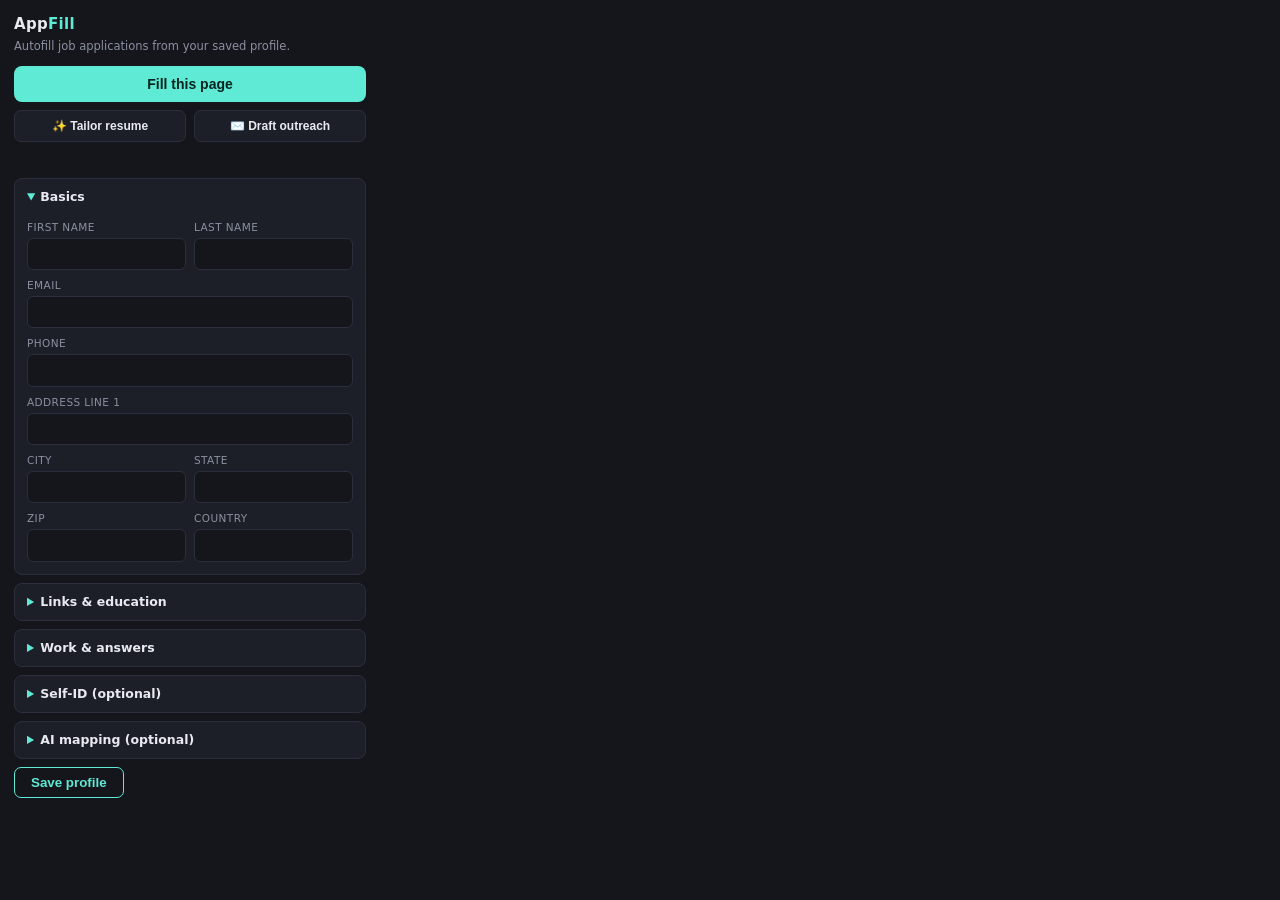
<file: popup.html>
<!DOCTYPE html>
<html>
<head>
<meta charset="utf-8">
<style>
  :root {
    --bg: #14161c;
    --panel: #1c1f28;
    --line: #2b2f3d;
    --text: #e8eaf0;
    --muted: #8b90a1;
    --accent: #5eead4;
    --accent-dim: #134e4a;
  }
  * { box-sizing: border-box; margin: 0; }
  body {
    width: 380px;
    background: var(--bg);
    color: var(--text);
    font: 13px/1.45 "Segoe UI", system-ui, sans-serif;
    padding: 14px;
  }
  h1 {
    font-size: 15px;
    font-weight: 600;
    letter-spacing: 0.02em;
    margin-bottom: 2px;
  }
  h1 span { color: var(--accent); }
  .sub { color: var(--muted); font-size: 11.5px; margin-bottom: 12px; }

  .fill-btn {
    width: 100%;
    padding: 10px;
    border: none;
    border-radius: 8px;
    background: var(--accent);
    color: #06251f;
    font-size: 14px;
    font-weight: 700;
    cursor: pointer;
    margin-bottom: 8px;
  }
  .fill-btn:hover { filter: brightness(1.08); }
  .fill-btn:disabled { opacity: 0.5; cursor: wait; }

  .action-row {
    display: flex;
    gap: 8px;
    margin-bottom: 8px;
  }
  .secondary-btn {
    flex: 1;
    padding: 8px;
    border: 1px solid var(--line);
    border-radius: 7px;
    background: var(--panel);
    color: var(--text);
    font-size: 12px;
    font-weight: 600;
    cursor: pointer;
  }
  .secondary-btn:hover { border-color: var(--accent); }
  .secondary-btn:disabled { opacity: 0.5; cursor: wait; }

  .result-panel {
    background: var(--panel);
    border: 1px solid var(--accent);
    border-radius: 8px;
    margin-bottom: 10px;
    overflow: hidden;
  }
  .result-header {
    display: flex;
    justify-content: space-between;
    align-items: center;
    padding: 7px 10px;
    background: var(--accent-dim);
    font-size: 11.5px;
    font-weight: 700;
  }
  .mini-btn {
    background: transparent;
    border: 1px solid var(--accent);
    color: var(--accent);
    border-radius: 5px;
    padding: 3px 8px;
    font-size: 10.5px;
    cursor: pointer;
    margin-left: 4px;
  }
  #resultText {
    width: 100%;
    height: 220px;
    border: none;
    border-radius: 0;
    resize: vertical;
    font-family: ui-monospace, monospace;
    font-size: 11.5px;
  }

  #status {
    min-height: 18px;
    font-size: 11.5px;
    color: var(--muted);
    margin-bottom: 10px;
  }
  #status.ok { color: var(--accent); }
  #status.warn { color: #fbbf24; }

  details {
    background: var(--panel);
    border: 1px solid var(--line);
    border-radius: 8px;
    margin-bottom: 8px;
    overflow: hidden;
  }
  summary {
    padding: 9px 12px;
    cursor: pointer;
    font-weight: 600;
    font-size: 12.5px;
    user-select: none;
  }
  summary::marker { color: var(--accent); }
  .grid {
    display: grid;
    grid-template-columns: 1fr 1fr;
    gap: 8px;
    padding: 4px 12px 12px;
  }
  .grid .full { grid-column: 1 / -1; }
  label { display: block; }
  label .lbl {
    display: block;
    font-size: 10.5px;
    color: var(--muted);
    margin-bottom: 3px;
    text-transform: uppercase;
    letter-spacing: 0.04em;
  }
  input, textarea, select {
    width: 100%;
    padding: 6px 8px;
    background: var(--bg);
    border: 1px solid var(--line);
    border-radius: 6px;
    color: var(--text);
    font: inherit;
    font-size: 12.5px;
  }
  input:focus, textarea:focus, select:focus {
    outline: none;
    border-color: var(--accent);
  }
  textarea { resize: vertical; min-height: 60px; }

  .save-row {
    display: flex;
    gap: 8px;
    align-items: center;
    margin-top: 4px;
  }
  .save-btn {
    padding: 7px 16px;
    border: 1px solid var(--accent);
    background: transparent;
    color: var(--accent);
    border-radius: 7px;
    font-weight: 600;
    cursor: pointer;
  }
  .save-btn:hover { background: var(--accent-dim); }
  #saveMsg { font-size: 11px; color: var(--accent); opacity: 0; transition: opacity .3s; }
  .hint { font-size: 10.5px; color: var(--muted); padding: 0 12px 10px; }
  #resultHint { padding: 8px 10px; margin: 0; white-space: pre-wrap; }
</style>
</head>
<body>
  <h1>App<span>Fill</span></h1>
  <div class="sub">Autofill job applications from your saved profile.</div>

  <button id="fillBtn" class="fill-btn">Fill this page</button>
  <div class="action-row">
    <button id="tailorBtn" class="secondary-btn">✨ Tailor resume</button>
    <button id="outreachBtn" class="secondary-btn">✉️ Draft outreach</button>
  </div>
  <div id="status"></div>

  <div id="resultPanel" class="result-panel" style="display:none;">
    <div class="result-header">
      <span id="resultTitle">Result</span>
      <div>
        <button id="downloadBtn" class="mini-btn">Download</button>
        <button id="copyBtn" class="mini-btn">Copy</button>
        <button id="closeResultBtn" class="mini-btn">✕</button>
      </div>
    </div>
    <textarea id="resultText" readonly></textarea>
    <div id="resultHint" class="hint" style="display:none;"></div>
  </div>

  <details open>
    <summary>Basics</summary>
    <div class="grid">
      <label><span class="lbl">First name</span><input data-k="firstName"></label>
      <label><span class="lbl">Last name</span><input data-k="lastName"></label>
      <label class="full"><span class="lbl">Email</span><input data-k="email" type="email"></label>
      <label class="full"><span class="lbl">Phone</span><input data-k="phone"></label>
      <label class="full"><span class="lbl">Address line 1</span><input data-k="address1"></label>
      <label><span class="lbl">City</span><input data-k="city"></label>
      <label><span class="lbl">State</span><input data-k="state"></label>
      <label><span class="lbl">ZIP</span><input data-k="zip"></label>
      <label><span class="lbl">Country</span><input data-k="country"></label>
    </div>
  </details>

  <details>
    <summary>Links & education</summary>
    <div class="grid">
      <label class="full"><span class="lbl">LinkedIn</span><input data-k="linkedin"></label>
      <label class="full"><span class="lbl">GitHub</span><input data-k="github"></label>
      <label class="full"><span class="lbl">Portfolio / website</span><input data-k="portfolio"></label>
      <label class="full"><span class="lbl">School</span><input data-k="school"></label>
      <label><span class="lbl">Degree</span><input data-k="degree"></label>
      <label><span class="lbl">Major</span><input data-k="major"></label>
      <label><span class="lbl">GPA</span><input data-k="gpa"></label>
      <label><span class="lbl">Grad date</span><input data-k="gradDate" placeholder="May 2027"></label>
      <label class="full"><span class="lbl">Minor</span><input data-k="minor"></label>
    </div>
  </details>

  <details>
    <summary>Work & answers</summary>
    <div class="grid">
      <label class="full"><span class="lbl">Current company</span><input data-k="currentCompany"></label>
      <label class="full"><span class="lbl">Current title</span><input data-k="currentTitle"></label>
      <label><span class="lbl">Work authorized? (Yes/No)</span><input data-k="workAuth"></label>
      <label><span class="lbl">Need sponsorship? (Yes/No)</span><input data-k="sponsorship"></label>
      <label class="full"><span class="lbl">Salary expectation</span><input data-k="salary"></label>
      <label class="full"><span class="lbl">How did you hear about us</span><input data-k="referral"></label>
      <label class="full"><span class="lbl">Your resume — plain text OR full LaTeX (.tex) source, paste as-is</span><textarea data-k="resumeText" style="min-height:90px;"></textarea></label>
      <label class="full"><span class="lbl">Projects (for "describe a project" fields)</span><textarea data-k="projects"></textarea></label>
      <label class="full"><span class="lbl">Default cover letter / “why us” answer</span><textarea data-k="coverLetter"></textarea></label>
    </div>
  </details>

  <details>
    <summary>Self-ID (optional)</summary>
    <div class="grid">
      <label><span class="lbl">Gender</span><input data-k="gender"></label>
      <label><span class="lbl">Pronouns</span><input data-k="pronouns"></label>
      <label class="full"><span class="lbl">Race / ethnicity</span><input data-k="race"></label>
      <label><span class="lbl">Veteran status</span><input data-k="veteran"></label>
      <label><span class="lbl">Disability status</span><input data-k="disability"></label>
    </div>
    <div class="hint">Leave blank to skip these fields entirely.</div>
  </details>

  <details>
    <summary>AI mapping (optional)</summary>
    <div class="grid">
      <label class="full"><span class="lbl">Anthropic API key</span><input data-k="apiKey" type="password" placeholder="sk-ant-..."></label>
    </div>
    <div class="hint">Stored locally in Chrome. When set, fields the built-in matcher can't identify get mapped by Claude Haiku (a fraction of a cent per page). Without it, AppFill still fills all standard fields.</div>
  </details>

  <div class="save-row">
    <button id="saveBtn" class="save-btn">Save profile</button>
    <span id="saveMsg">Saved ✓</span>
  </div>

  <script src="popup.js"></script>
</body>
</html>
</file>
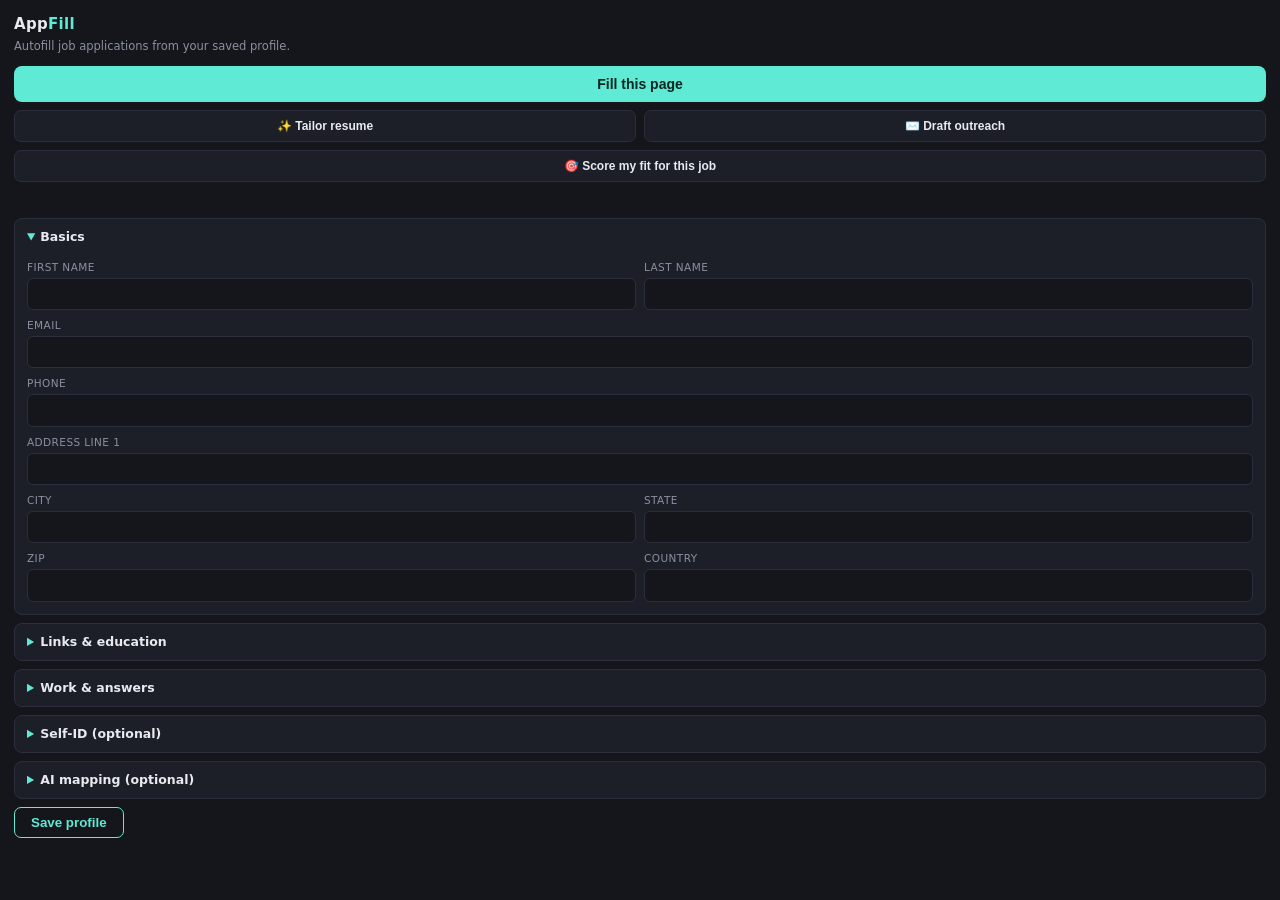
<file: sidepanel.html>
<!DOCTYPE html>
<html>
<head>
<meta charset="utf-8">
<style>
  :root {
    --bg: #14161c;
    --panel: #1c1f28;
    --line: #2b2f3d;
    --text: #e8eaf0;
    --muted: #8b90a1;
    --accent: #5eead4;
    --accent-dim: #134e4a;
  }
  * { box-sizing: border-box; margin: 0; }
  body {
    min-width: 300px;
    background: var(--bg);
    color: var(--text);
    font: 13px/1.45 "Segoe UI", system-ui, sans-serif;
    padding: 14px;
  }
  h1 {
    font-size: 15px;
    font-weight: 600;
    letter-spacing: 0.02em;
    margin-bottom: 2px;
  }
  h1 span { color: var(--accent); }
  .sub { color: var(--muted); font-size: 11.5px; margin-bottom: 12px; }

  .fill-btn {
    width: 100%;
    padding: 10px;
    border: none;
    border-radius: 8px;
    background: var(--accent);
    color: #06251f;
    font-size: 14px;
    font-weight: 700;
    cursor: pointer;
    margin-bottom: 8px;
  }
  .fill-btn:hover { filter: brightness(1.08); }
  .fill-btn:disabled { opacity: 0.5; cursor: wait; }

  .action-row {
    display: flex;
    gap: 8px;
    margin-bottom: 8px;
  }
  .secondary-btn {
    flex: 1;
    padding: 8px;
    border: 1px solid var(--line);
    border-radius: 7px;
    background: var(--panel);
    color: var(--text);
    font-size: 12px;
    font-weight: 600;
    cursor: pointer;
  }
  .secondary-btn:hover { border-color: var(--accent); }
  .secondary-btn:disabled { opacity: 0.5; cursor: wait; }

  .result-panel {
    background: var(--panel);
    border: 1px solid var(--accent);
    border-radius: 8px;
    margin-bottom: 10px;
    overflow: hidden;
  }
  .result-header {
    display: flex;
    justify-content: space-between;
    align-items: center;
    padding: 7px 10px;
    background: var(--accent-dim);
    font-size: 11.5px;
    font-weight: 700;
  }
  .mini-btn {
    background: transparent;
    border: 1px solid var(--accent);
    color: var(--accent);
    border-radius: 5px;
    padding: 3px 8px;
    font-size: 10.5px;
    cursor: pointer;
    margin-left: 4px;
  }
  #resultText {
    width: 100%;
    height: 220px;
    border: none;
    border-radius: 0;
    resize: vertical;
    font-family: ui-monospace, monospace;
    font-size: 11.5px;
  }

  #status {
    min-height: 18px;
    font-size: 11.5px;
    color: var(--muted);
    margin-bottom: 10px;
  }
  #status.ok { color: var(--accent); }
  #status.warn { color: #fbbf24; }

  details {
    background: var(--panel);
    border: 1px solid var(--line);
    border-radius: 8px;
    margin-bottom: 8px;
    overflow: hidden;
  }
  summary {
    padding: 9px 12px;
    cursor: pointer;
    font-weight: 600;
    font-size: 12.5px;
    user-select: none;
  }
  summary::marker { color: var(--accent); }
  .grid {
    display: grid;
    grid-template-columns: 1fr 1fr;
    gap: 8px;
    padding: 4px 12px 12px;
  }
  .grid .full { grid-column: 1 / -1; }
  label { display: block; }
  label .lbl {
    display: block;
    font-size: 10.5px;
    color: var(--muted);
    margin-bottom: 3px;
    text-transform: uppercase;
    letter-spacing: 0.04em;
  }
  input, textarea, select {
    width: 100%;
    padding: 6px 8px;
    background: var(--bg);
    border: 1px solid var(--line);
    border-radius: 6px;
    color: var(--text);
    font: inherit;
    font-size: 12.5px;
  }
  input:focus, textarea:focus, select:focus {
    outline: none;
    border-color: var(--accent);
  }
  textarea { resize: vertical; min-height: 60px; }

  .save-row {
    display: flex;
    gap: 8px;
    align-items: center;
    margin-top: 4px;
  }
  .save-btn {
    padding: 7px 16px;
    border: 1px solid var(--accent);
    background: transparent;
    color: var(--accent);
    border-radius: 7px;
    font-weight: 600;
    cursor: pointer;
  }
  .save-btn:hover { background: var(--accent-dim); }
  #saveMsg { font-size: 11px; color: var(--accent); opacity: 0; transition: opacity .3s; }
  .hint { font-size: 10.5px; color: var(--muted); padding: 0 12px 10px; }
  #resultHint { padding: 8px 10px; margin: 0; white-space: pre-wrap; }
</style>
</head>
<body>
  <h1>App<span>Fill</span></h1>
  <div class="sub">Autofill job applications from your saved profile.</div>

  <button id="fillBtn" class="fill-btn">Fill this page</button>
  <div class="action-row">
    <button id="tailorBtn" class="secondary-btn">✨ Tailor resume</button>
    <button id="outreachBtn" class="secondary-btn">✉️ Draft outreach</button>
  </div>
  <button id="scoreBtn" class="secondary-btn" style="width:100%; margin-bottom:8px;">🎯 Score my fit for this job</button>
  <div id="status"></div>

  <div id="scorePanel" class="result-panel" style="display:none;">
    <div class="result-header">
      <span id="scoreTitle">Match score</span>
      <button id="closeScoreBtn" class="mini-btn">✕</button>
    </div>
    <div id="scoreBadge" style="padding:14px; text-align:center; font-size:32px; font-weight:800;"></div>
    <div id="scoreBody" style="padding:0 12px 12px; white-space:pre-wrap; font-size:12px; line-height:1.5;"></div>
  </div>

  <div id="resultPanel" class="result-panel" style="display:none;">
    <div class="result-header">
      <span id="resultTitle">Result</span>
      <div>
        <button id="downloadBtn" class="mini-btn">Download</button>
        <button id="copyBtn" class="mini-btn">Copy</button>
        <button id="closeResultBtn" class="mini-btn">✕</button>
      </div>
    </div>
    <textarea id="resultText" readonly></textarea>
    <div id="resultHint" class="hint" style="display:none;"></div>
  </div>

  <details open>
    <summary>Basics</summary>
    <div class="grid">
      <label><span class="lbl">First name</span><input data-k="firstName"></label>
      <label><span class="lbl">Last name</span><input data-k="lastName"></label>
      <label class="full"><span class="lbl">Email</span><input data-k="email" type="email"></label>
      <label class="full"><span class="lbl">Phone</span><input data-k="phone"></label>
      <label class="full"><span class="lbl">Address line 1</span><input data-k="address1"></label>
      <label><span class="lbl">City</span><input data-k="city"></label>
      <label><span class="lbl">State</span><input data-k="state"></label>
      <label><span class="lbl">ZIP</span><input data-k="zip"></label>
      <label><span class="lbl">Country</span><input data-k="country"></label>
    </div>
  </details>

  <details>
    <summary>Links & education</summary>
    <div class="grid">
      <label class="full"><span class="lbl">LinkedIn</span><input data-k="linkedin"></label>
      <label class="full"><span class="lbl">GitHub</span><input data-k="github"></label>
      <label class="full"><span class="lbl">Portfolio / website</span><input data-k="portfolio"></label>
      <label class="full"><span class="lbl">School</span><input data-k="school"></label>
      <label><span class="lbl">Degree</span><input data-k="degree"></label>
      <label><span class="lbl">Major</span><input data-k="major"></label>
      <label><span class="lbl">GPA</span><input data-k="gpa"></label>
      <label><span class="lbl">Grad date</span><input data-k="gradDate" placeholder="May 2027"></label>
      <label class="full"><span class="lbl">Minor</span><input data-k="minor"></label>
    </div>
  </details>

  <details>
    <summary>Work & answers</summary>
    <div class="grid">
      <label class="full"><span class="lbl">Current company</span><input data-k="currentCompany"></label>
      <label class="full"><span class="lbl">Current title</span><input data-k="currentTitle"></label>
      <label><span class="lbl">Work authorized? (Yes/No)</span><input data-k="workAuth"></label>
      <label><span class="lbl">Need sponsorship? (Yes/No)</span><input data-k="sponsorship"></label>
      <label class="full"><span class="lbl">Salary expectation</span><input data-k="salary"></label>
      <label class="full"><span class="lbl">How did you hear about us</span><input data-k="referral"></label>
      <label class="full"><span class="lbl">Your resume — plain text OR full LaTeX (.tex) source, paste as-is</span><textarea data-k="resumeText" style="min-height:90px;"></textarea></label>
      <label class="full"><span class="lbl">Projects (for "describe a project" fields)</span><textarea data-k="projects"></textarea></label>
      <label class="full"><span class="lbl">Default cover letter / "why us" answer</span><textarea data-k="coverLetter"></textarea></label>
    </div>
  </details>

  <details>
    <summary>Self-ID (optional)</summary>
    <div class="grid">
      <label><span class="lbl">Gender</span><input data-k="gender"></label>
      <label><span class="lbl">Pronouns</span><input data-k="pronouns"></label>
      <label class="full"><span class="lbl">Race / ethnicity</span><input data-k="race"></label>
      <label><span class="lbl">Veteran status</span><input data-k="veteran"></label>
      <label><span class="lbl">Disability status</span><input data-k="disability"></label>
    </div>
    <div class="hint">Leave blank to skip these fields entirely.</div>
  </details>

  <details>
    <summary>AI mapping (optional)</summary>
    <div class="grid">
      <label class="full"><span class="lbl">Anthropic API key</span><input data-k="apiKey" type="password" placeholder="sk-ant-..."></label>
    </div>
    <div class="hint">Stored locally in Chrome. When set, fields the built-in matcher can't identify get mapped by Claude Haiku (a fraction of a cent per page). Without it, AppFill still fills all standard fields.</div>
  </details>

  <div class="save-row">
    <button id="saveBtn" class="save-btn">Save profile</button>
    <span id="saveMsg">Saved ✓</span>
  </div>

  <script src="sidepanel.js"></script>
</body>
</html>
</file>
